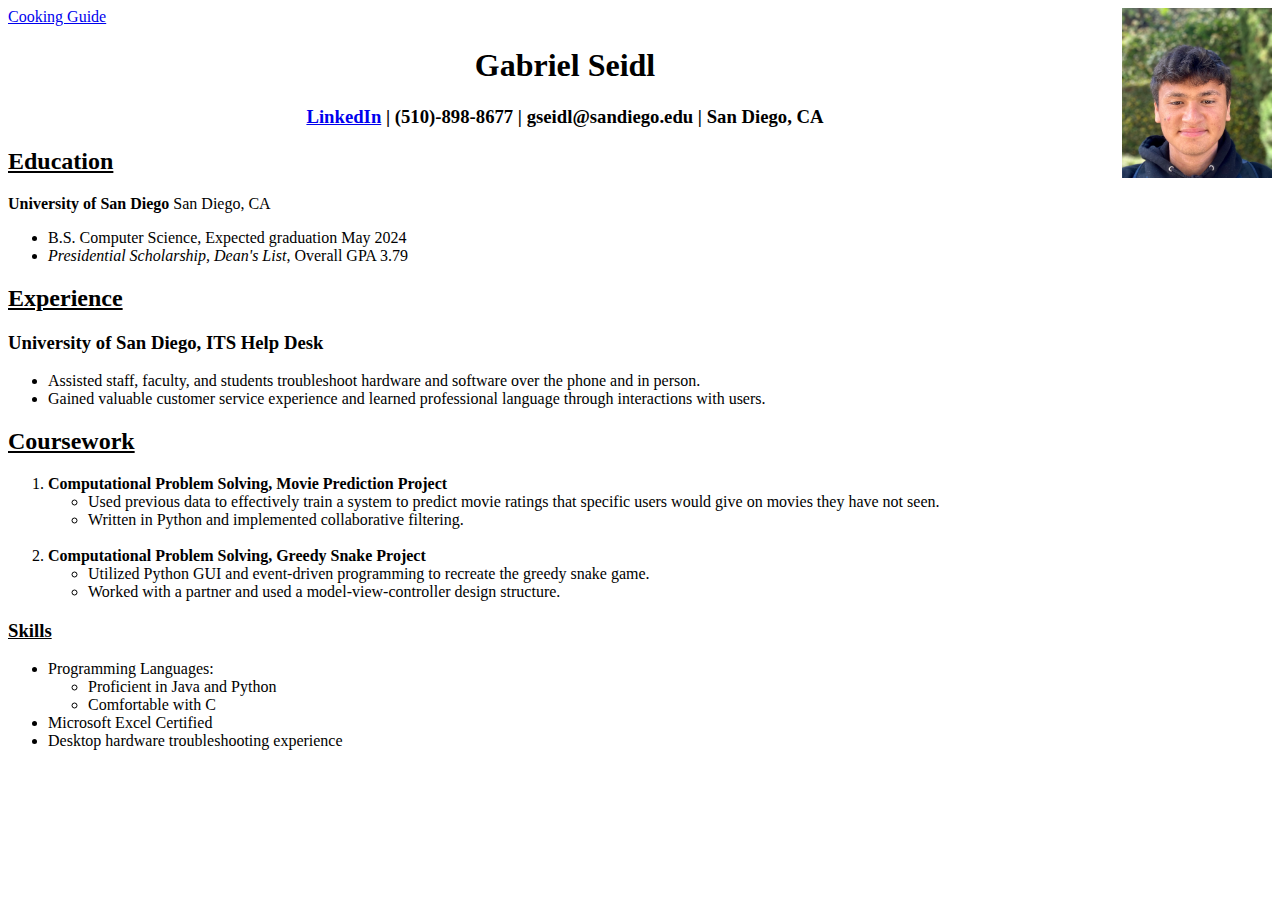
<file: index.html>
<!DOCTYPE HTML>
<html lang="en">
    <head>
        <meta charset="UTF-8">
        <title>My Resume</title>
    </head>
    <body>
    <a href = "intro.html">Cooking Guide</a>
    <img src = "IMG_2400.jpg" height="170" width="150" style="float: right;">
    <h1 style = "text-align: center;">Gabriel Seidl</h1>
    <h3 style = "text-align: center;"><a href = "https://www.linkedin.com/in/gabe-seidl-530b4a236/">LinkedIn</a> | (510)-898-8677 | gseidl@sandiego.edu | San Diego, CA</h3>
    <h2 style = "text-decoration: underline;"><strong>Education</strong></h2>
    <p><strong>University of San Diego</strong> San Diego, CA</p>
    <ul>
        <li>B.S. Computer Science, Expected graduation May 2024</li>
        <li><em>Presidential Scholarship, Dean's List</em>, Overall GPA 3.79</li>
    </ul>
    <h2 style = "text-decoration: underline;"><strong>Experience</strong></h2>
    <h3>University of San Diego, ITS Help Desk</h3>
    <ul>
        <li>Assisted staff, faculty, and students troubleshoot hardware and software over the phone and in person.</li>
        <li>Gained valuable customer service experience and learned professional language through interactions with users.</li> 
    </ul>
    <h2 style = "text-decoration: underline;"><strong>Coursework</strong></h2>
    <ol>
        <li>
            <strong>Computational Problem Solving, Movie Prediction Project</strong>
            <ul>
                <li>Used previous data to effectively train a system to predict movie ratings that specific users
                    would give on movies they have not seen.</li>
                <li>Written in Python and implemented collaborative filtering.</li>
            </ul>
        </li><br>
        <li>
            <strong>Computational Problem Solving, Greedy Snake Project</strong>
            <ul>
                <li>Utilized Python GUI and event-driven programming to recreate the greedy snake game.</li>
                <li>Worked with a partner and used a model-view-controller design structure.</li>
            </ul>
        </li>
    </ol>
    <h3 style = "text-decoration: underline;"><strong>Skills</strong></h3>
    <ul>
        <li>Programming Languages:
            <ul>
                <li>Proficient in Java and Python</li>
                <li>Comfortable with C</li>
            </ul>
        </li>
        <li>Microsoft Excel Certified</li>
        <li>Desktop hardware troubleshooting experience</li>
    </ul>
    </body>
</html>
</file>
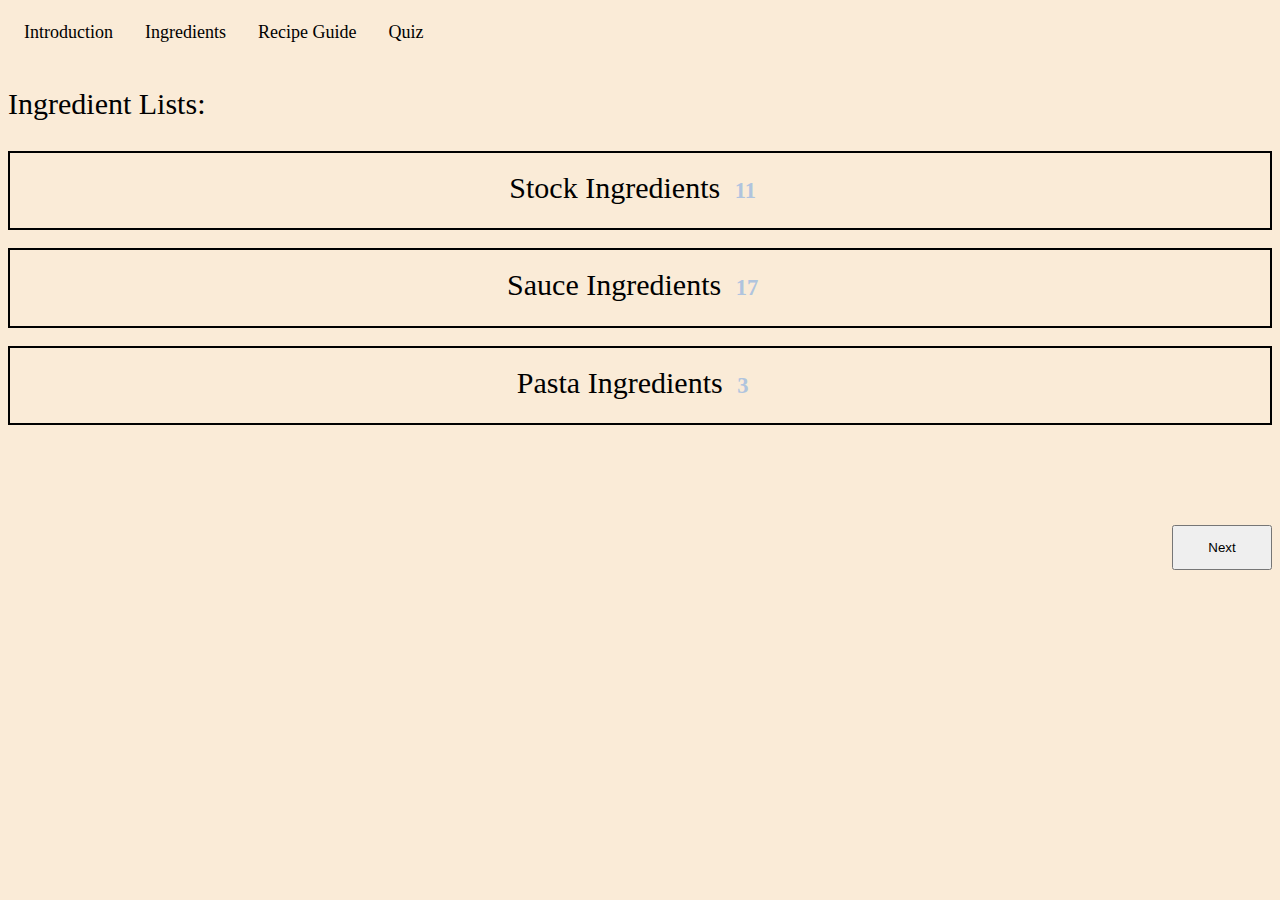
<file: ingredients.html>
<!DOCTYPE HTML>
<html len = "eng">
    <head>
        <meta charset="UTF-8">
        <link rel="stylesheet" href="steeze.css">
        <title>Bolognese Cooking Guide</title>
    </head>
    <body style = "background-color: antiquewhite;">
        <ul class = "navBar">
            <li><a href="intro.html">Introduction</a></li>
            <li><a href="ingredients.html">Ingredients</a></li>
            <li class="dropdown">
              <a href="javascript:void(0)" class="dropbtn">Recipe Guide</a>
              <div class="dropdown-content">
                <a href="stock.html">Stock Recipe</a>
                <a href="sauce.html">Sauce Recipe</a>
                <a href="pasta.html">Pasta Recipe</a>
              </div>
            </li>
            <li><a href = "quiz.html">Quiz</a></li>
          </ul>

          <p style = "font-size: 30px; font-family: Georgia, 'Times New Roman', Times, serif;">Ingredient Lists:</p>

          <!--Each button is a collapsable element.  Contains badge element aswell.-->
          <button type="button" class="collapsible" style = "font-size: 30px; font-family: Georgia, 'Times New Roman', Times, serif; 
          text-align: center;">Stock Ingredients<span class = "badge">11</span></button>
          <div class="content">
            <ul class = "drop">
                <li>3lb chicken wings</li><br>
                <li>2 celery stalks, chopped</li><br>
                <li>2 carrots, chopped</li><br>
                <li>1 onion, halved</li><br>
                <li>1 head garlic, halved</li><br>
                <li>2 turnips, halved</li><br>
                <li>Halved ginger</li><br>
                <li>Parsnips</li><br>
                <li>Fennel fronds</li><br>
                <li>Black peppercorns</li><br>
                <li>Water</li>
            </ul>
          </div>
          <br></br>
          <button type="button" class="collapsible" style = "font-size: 30px; font-family: Georgia, 'Times New Roman', Times, serif; 
          text-align: center;">Sauce Ingredients<span class = "badge">17</span></button>
          <div class="content">
            <ul class = "drop">
                <li>1 large onion, minced</li><br>
                <li>2 medium carrots, peeled and finely chopped</li><br>
                <li>3 ribs celery, finely chopped</li><br>
                <li>1 lb ground beef</li><br>
                <li>1 lb ground pork</li><br>
                <li>1 lb ground lamb, optional</li>
                <li>Olive oil</li><br>
                <li>0.5 pound pancetta</li><br>
                <li>0.25 cup tomato paste</li><br>
                <li>1 cup dry white wine</li><br>
                <li>32 oz chicken stock</li><br>
                <li>1 cup whole milk</li><br>
                <li>Bay leaves</li><br>
                <li>Grated nutmeg</li><br>
                <li>Salt</li><br>
                <li>Ground black pepper</li><br>
                <li>0.5 cup heavy cream</li><br>
                <li>Pasta (if store bought)</li>
            </ul>
          </div>
          <br></br>
          <button type="button" class="collapsible" style = "font-size: 30px; font-family: Georgia, 'Times New Roman', Times, serif; 
          text-align: center;">Pasta Ingredients<span class = "badge">3</span></button>
          <div class="content">
            <ul class = "drop">
                <li>2 cups all purpose flour</li><br>
                <li>4 eggs</li><br>
                <li>kosher salt</li>
            </ul>
          </div>
          
          <!--Script that opens and closes each collapsable-->
          <script>
          var coll = document.getElementsByClassName("collapsible");
          var i;
          
          for (i = 0; i < coll.length; i++) {
            coll[i].addEventListener("click", function() {
              this.classList.toggle("active");
              var content = this.nextElementSibling;
              if (content.style.display === "block") {
                content.style.display = "none";
              } else {
                content.style.display = "block";
              }
            });
          }
          </script>
          <button onclick = "window.location.href = 'https:\/\/gseidl03.github.io/stock.html'" 
          type = "button" class = "myButtons">Next</button>
    </body>
</html>
</file>
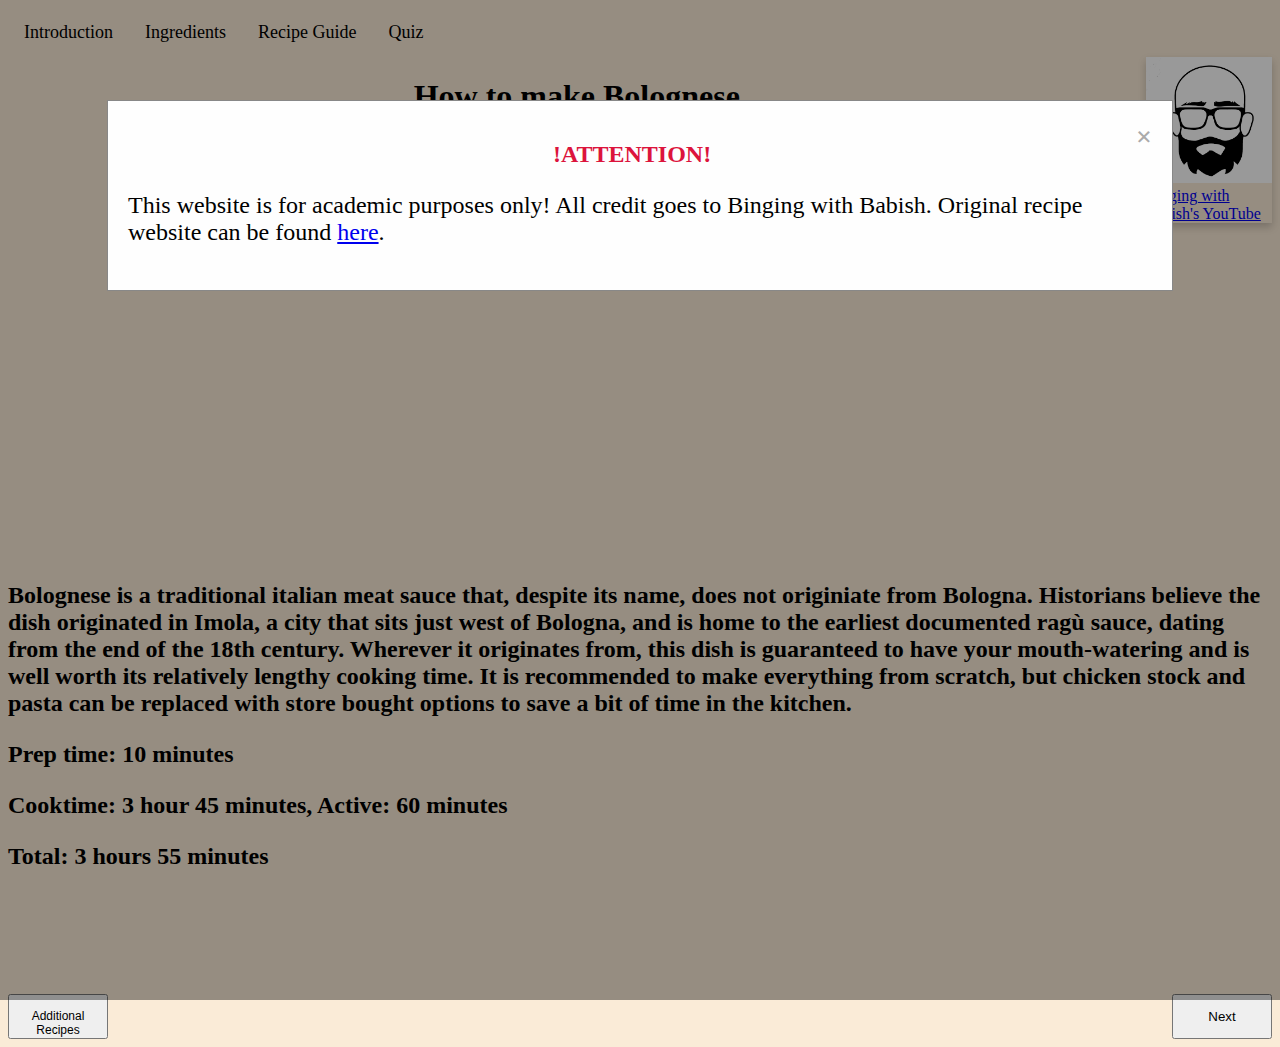
<file: intro.html>
<!--Bootstrap elements copied from https://www.w3schools.com/ and https://getbootstrap.com/-->
<!DOCTYPE HTML>
<html len = "eng">
  <head>
    <meta charset="UTF-8">
    <link rel="stylesheet" href="steeze.css">
    <script>
    // Get the modal
      var modal = document.getElementById("myModal");
    // Get the <span> element that closes the modal
      var span = document.getElementsByClassName("close")[0];
    // When the user opens page, open the modal 
      window.onload = function() {
        modal.style.display = "block";
      }
    // When the user clicks on <span> (x), close the modal
      span.onclick = function() {
        modal.style.display = "none";
      }
    // When the user clicks anywhere outside of the modal, close it
      window.onclick = function(event) {
        if (event.target == modal) {
          modal.style.display = "none";
        }
      }

    </script>
    <script src="bootstrap-5.0.2-dist/js/bootstrap.bundle.min.js"></script> 
    <title>Bolognese Cooking Guide</title>
  </head>
  <body style = "background-color: antiquewhite;">
    <!-- The Modal -->
    <div id="myModal" class="modal fade in">
      <!-- Modal content -->
      <div id = "mymodal" class="modal-content">
        <span class="close">&times;</span>
        <h2 style = "color: crimson; text-align: center;">!ATTENTION!</h2>
        <p style = "font-size: 18pt">This website is for academic purposes only! All credit goes to Binging with Babish. 
          Original recipe website can be found <a href = "https://basicswithbabish.co/basicsepisodes/bolognese">here</a>.</p>
      </div>
    </div>

    <script>
      // Get the modal
        var modal = document.getElementById("myModal");
      // Get the <span> element that closes the modal
        var span = document.getElementsByClassName("close")[0];
      // When the user opens page, open the modal 
        window.onload = function() {
          modal.style.display = "block";
        }
      // When the user clicks on <span> (x), close the modal
        span.onclick = function() {
          modal.style.display = "none";
        }
      // When the user clicks anywhere outside of the modal, close it
        window.onclick = function(event) {
          if (event.target == modal) {
            modal.style.display = "none";
          }
        }
      </script>
      
    <!--Navbar created using list elements and CSS-->
      <ul class = "navBar">
      <li><a href="intro.html">Introduction</a></li>
      <li><a href="ingredients.html">Ingredients</a></li>
      <li class="dropdown">
        <a href="javascript:void(0)" class="dropbtn">Recipe Guide</a>
        <div class="dropdown-content">
          <a href="stock.html">Stock Recipe</a>
          <a href="sauce.html">Sauce Recipe</a>
          <a href="pasta.html">Pasta Recipe</a>
        </div>
      </li>
      <li><a href = "quiz.html">Quiz</a></li>
    </ul>

    <!--Container for card element-->
    <div class="card">
      <img src="img_avatar.png" alt="Avatar" style="width:100%">
      <div class="container">
        <a href = "https://www.youtube.com/@babishculinaryuniverse">Binging with Babish's YouTube</a> 
      </div>
    </div>


    <h1 style = "text-align: center;">How to make Bolognese</h1>
    <p style = "font-size: 10px; font-style: italic; text-align: center;">*This project is purely for educational purposes, all credit goes to Binging with Babish*</p>
    <iframe class = "center" width="560" height="400" src="https://www.youtube.com/embed/vTEi5FFxMuE" 
    title="YouTube video player" frameborder="0" allow="accelerometer; autoplay; clipboard-write; encrypted-media; gyroscope; 
    picture-in-picture; web-share" allowfullscreen></iframe>
    <h3>Bolognese is a traditional italian meat sauce that, despite its name, does not originiate from Bologna.
      Historians believe the dish originated in Imola, a city that sits just west of Bologna, and is home to the earliest documented ragù sauce, 
      dating from the end of the 18th century. Wherever it originates from, this dish is guaranteed to have your mouth-watering and is well
      worth its relatively lengthy cooking time.  It is recommended to make everything from scratch, but chicken stock and pasta can be replaced
      with store bought options to save a bit of time in the kitchen.</h3>
    <h3>Prep time: 10 minutes</h3>
    <h3>Cooktime: 3 hour 45 minutes, Active: 60 minutes</h3>
    <h3>Total: 3 hours 55 minutes</h3>

    <!--Container for offcanvas element-->
    <div class="offcanvas offcanvas-bottom" id="demo">
      <div class="offcanvas-header">
        <h1 class="offcanvas-title">Other Recipes:</h1>
        <button type="button" class="btn-close" data-bs-dismiss="offcanvas">x</button>
      </div>
      <div class="offcanvas-body">
        <ul>
          <li><a href = "https://www.thespruceeats.com/simple-baked-pasta-with-bolognese-sauce-4114600">Baked Pasta</a></li>
          <li><a href = "https://biteswithbri.com/bolognese-sandwich/">Bolognese Sandwhich</a></li>
        </ul>   
      </div>
    </div>

    <!--Button to toggle offcanvas-->
    <button type="button" data-bs-toggle="offcanvas" data-bs-target="#demo" 
    style = "width: 100px; height: 45px; float: left; position: relative; top: 100px;">
      <p style = "font-size: 9pt; padding-bottom: 10px;" >Additional Recipes</p>
    </button>
    
    <!--Next page button-->
    <button onclick = "window.location.href = 'https:\/\/gseidl03.github.io/ingredients.html'" 
      type = "button" class = "myButtons">Next</button>
  </body>
</html>
</file>
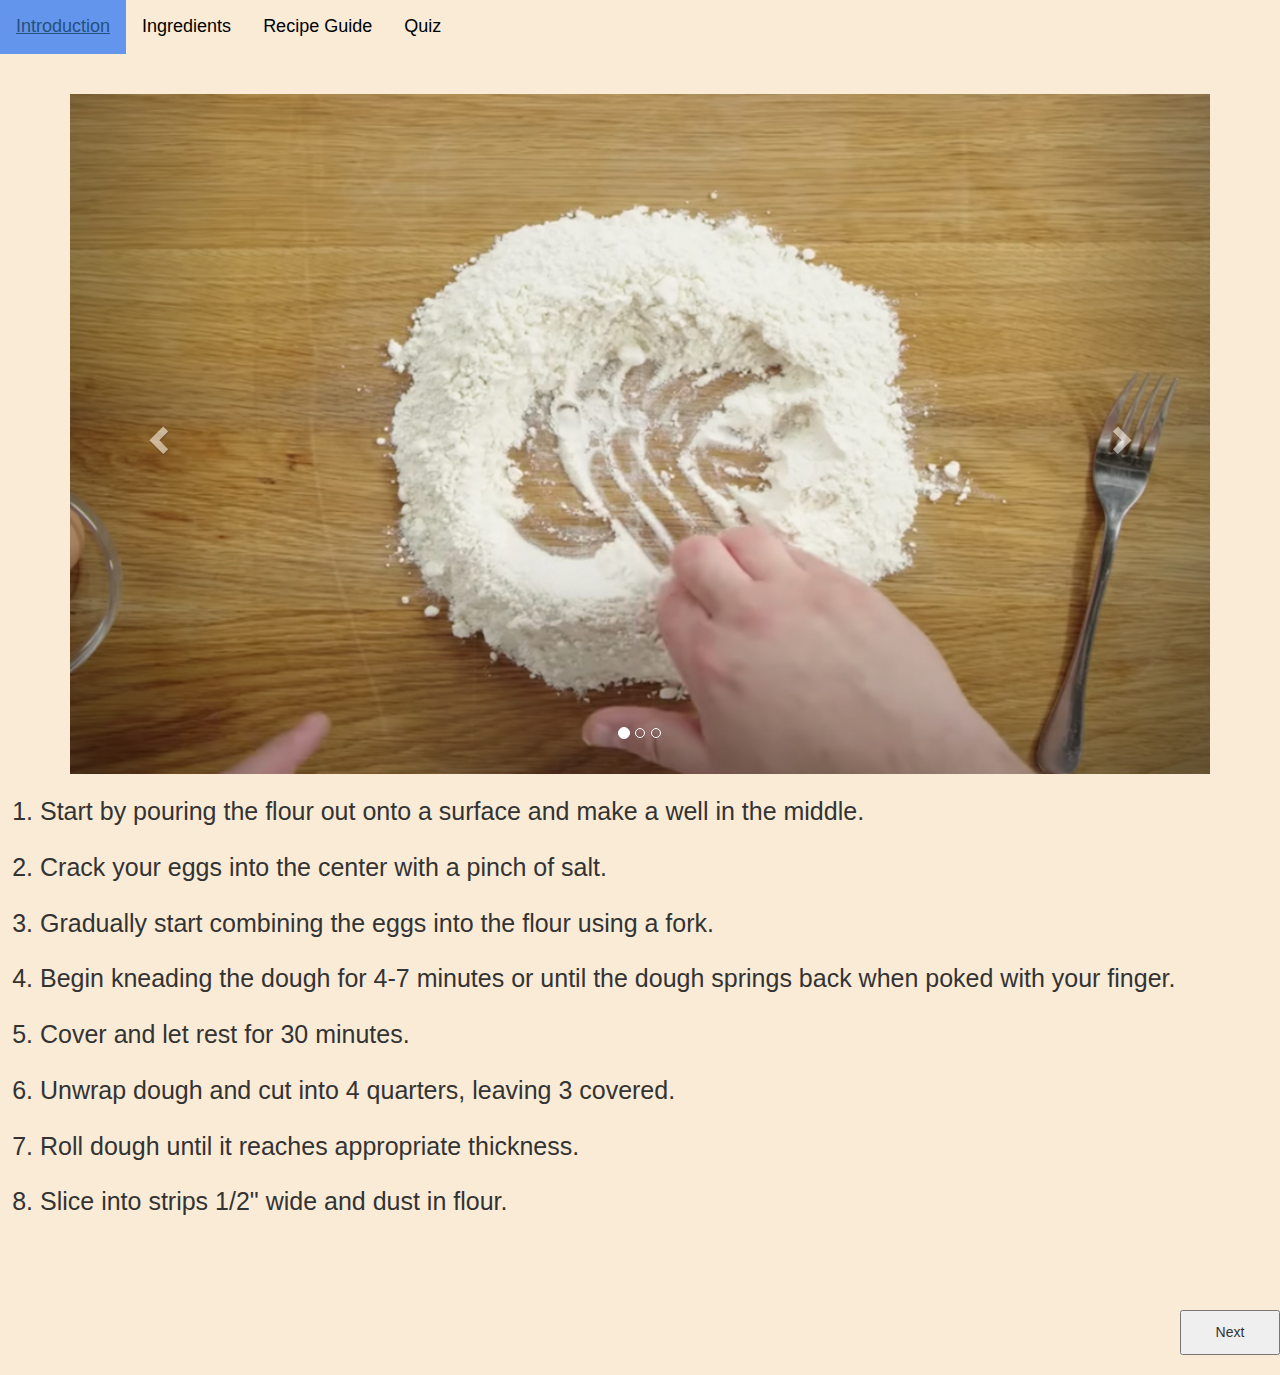
<file: pasta.html>
<!DOCTYPE HTML>
<html len = "eng">
    <head>
        <meta charset="UTF-8">
        <link rel="stylesheet" href="steeze.css">
        <link rel="stylesheet" href="https://maxcdn.bootstrapcdn.com/bootstrap/3.4.1/css/bootstrap.min.css">
        <script src="https://ajax.googleapis.com/ajax/libs/jquery/3.6.4/jquery.min.js"></script>
        <script src="https://maxcdn.bootstrapcdn.com/bootstrap/3.4.1/js/bootstrap.min.js"></script>
        <title>Bolognese Cooking Guide</title>
    </head>
    <body style = "background-color: antiquewhite;">
        <ul class = "navBar">
            <li><a href="intro.html">Introduction</a></li>
            <li><a href="ingredients.html">Ingredients</a></li>
            <li class="dropdown">
              <a href="javascript:void(0)" class="dropbtn">Recipe Guide</a>
              <div class="dropdown-content">
                <a href="stock.html">Stock Recipe</a>
                <a href="sauce.html">Sauce Recipe</a>
                <a href="pasta.html">Pasta Recipe</a>
              </div>
            </li>
            <li><a href = "quiz.html">Quiz</a></li>
          </ul>
          <br></br>

          <script>window.onload = function() {
            alert("You're almost finished! Last step is the pasta!");
          }
          </script>

          <!--Code to create carousel element-->
          <div class="container"> 
            <div id="myCarousel" class="carousel slide" data-ride="carousel">
              <!-- Indicators -->
              <ol class="carousel-indicators">
                <li data-target="#myCarousel" data-slide-to="0" class="active"></li>
                <li data-target="#myCarousel" data-slide-to="1"></li>
                <li data-target="#myCarousel" data-slide-to="2"></li>
              </ol>
          
              <!-- Wrapper for slides -->
              <div class="carousel-inner">
                <div class="item active">
                  <img src = "volcano.png" alt="Make a flour well" style="width:100%;">
                </div>
          
                <div class="item">
                  <img src="egg.png" alt="Crack eggs into well" style="width:100%;">
                </div>
              
                <div class="item">
                  <img src="mixing.png" alt="Mix yolks into flour" style="width:100%;">
                </div>
              </div>
          
              <!-- Left and right controls -->
              <a class="left carousel-control" href="#myCarousel" data-slide="prev">
                <span class="glyphicon glyphicon-chevron-left"></span>
                <span class="sr-only">Previous</span>
              </a>
              <a class="right carousel-control" href="#myCarousel" data-slide="next">
                <span class="glyphicon glyphicon-chevron-right"></span>
                <span class="sr-only">Next</span>
              </a>
            </div>
          </div><br>
          
        
        <ol class = "steps">
            <li>Start by pouring the flour out onto a surface and make a well in the middle.</li><br>
            <li>Crack your eggs into the center with a pinch of salt.</li><br>
            <li>Gradually start combining the eggs into the flour using a fork.</li><br>
            <li>Begin kneading the dough for 4-7 minutes or until the dough springs back when poked with your finger.</li><br>
            <li>Cover and let rest for 30 minutes.</li><br>
            <li>Unwrap dough and cut into 4 quarters, leaving 3 covered.</li><br>
            <li>Roll dough until it reaches appropriate thickness.</li><br>
            <li>Slice into strips 1/2" wide and dust in flour.</li>
        </ol>

        <button onclick = "window.location.href = 'https:\/\/gseidl03.github.io/quiz.html'" 
        type = "button" class = "myButtons" style = "position: relative; bottom: 20px;">Next</button>
    </body>
</html>
</file>
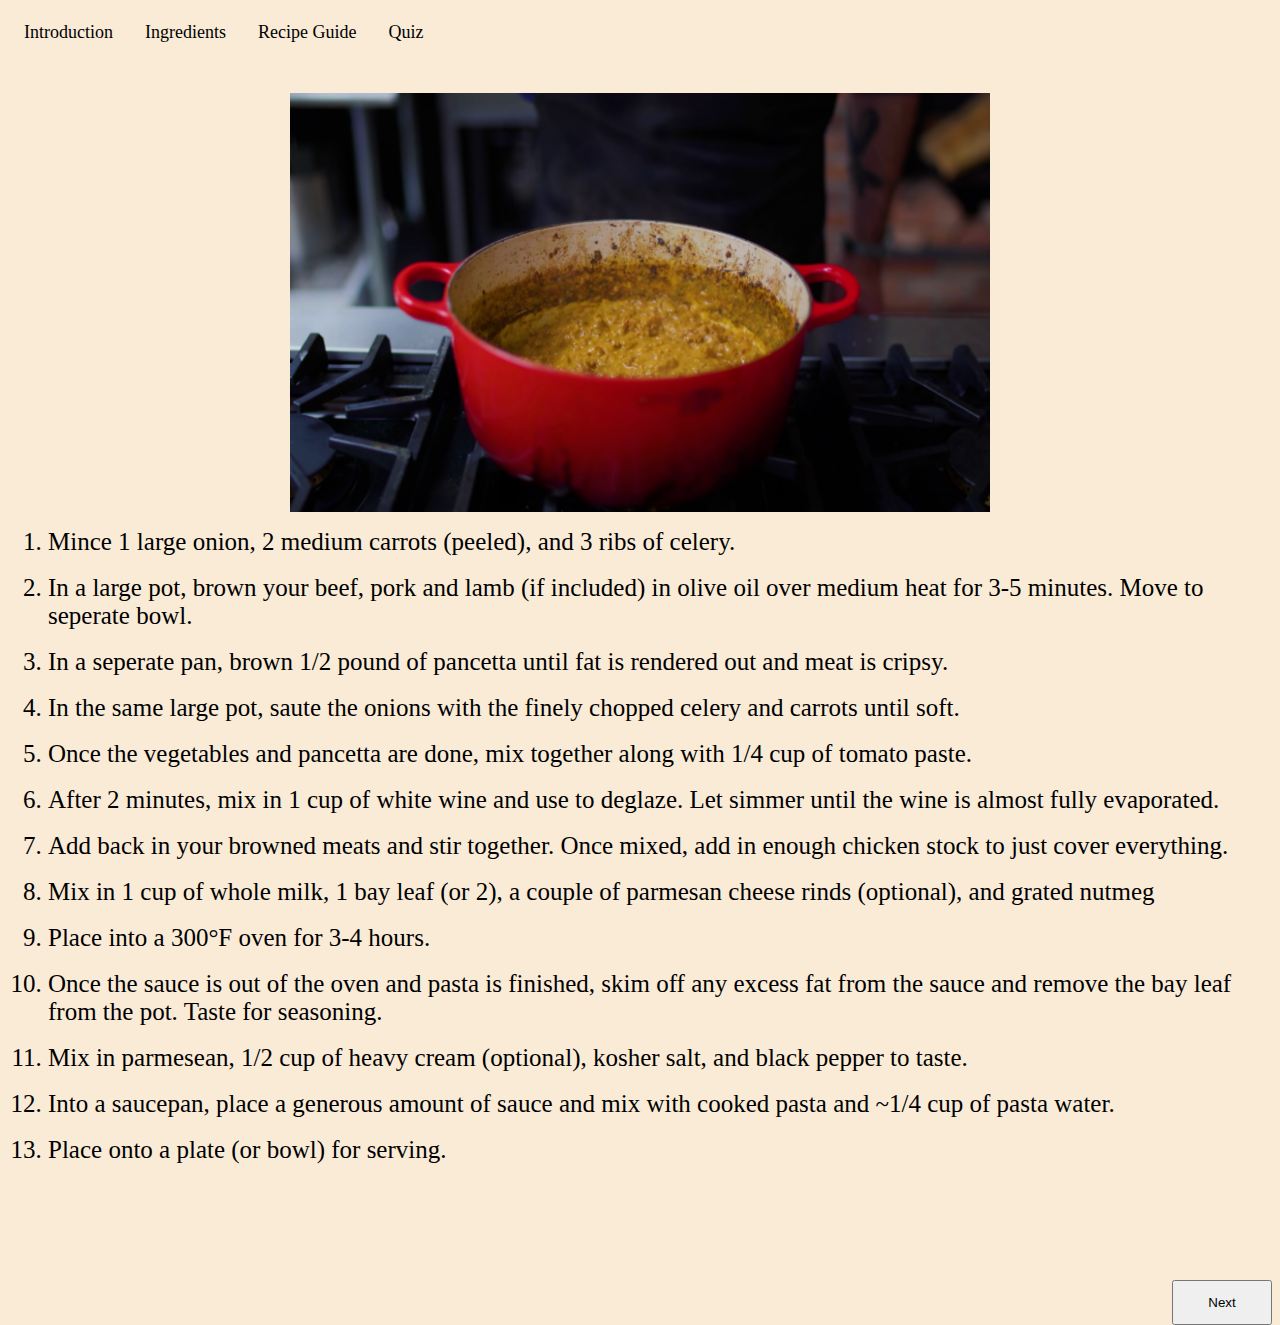
<file: sauce.html>
<!DOCTYPE HTML>
<html len = "eng">
    <head>
        <meta charset="UTF-8">
        <link rel="stylesheet" href="steeze.css">
        <title>Bolognese Cooking Guide</title>
    </head>
    <body style = "background-color: antiquewhite;">
        <ul class = "navBar">
            <li><a href="intro.html">Introduction</a></li>
            <li><a href="ingredients.html">Ingredients</a></li>
            <li class="dropdown">
              <a href="javascript:void(0)" class="dropbtn">Recipe Guide</a>
              <div class="dropdown-content">
                <a href="stock.html">Stock Recipe</a>
                <a href="sauce.html">Sauce Recipe</a>
                <a href="pasta.html">Pasta Recipe</a>
              </div>
            </li>
            <li><a href = "quiz.html">Quiz</a></li>
          </ul>
          <br></br>

        <img src = "sauce.png" class = "center" style = "width: 700px; height: 419px;"></a>
        
        <ol class = "steps">
            <li>Mince 1 large onion, 2 medium carrots (peeled), and 3 ribs of celery.</li><br>
            <li>In a large pot, brown your beef, pork and lamb (if included) in olive oil over medium heat for 3-5 minutes.
                Move to seperate bowl.</li><br>
            <li>In a seperate pan, brown 1/2 pound of pancetta until fat is rendered out and meat is cripsy.</li><br>
            <li>In the same large pot, saute the onions with the finely chopped celery and carrots until soft.</li><br>
            <li>Once the vegetables and pancetta are done, mix together along with 1/4 cup of tomato paste.</li><br>
            <li>After 2 minutes, mix in 1 cup of white wine and use to deglaze. Let simmer until the wine is almost fully evaporated.</li><br>
            <li>Add back in your browned meats and stir together. Once mixed, add in enough chicken stock to just cover everything.</li><br>
            <li>Mix in 1 cup of whole milk, 1 bay leaf (or 2), a couple of parmesan cheese rinds (optional), and grated nutmeg</li><br>
            <li>Place into a 300°F oven for 3-4 hours.</li><br>
            <li>Once the sauce is out of the oven and pasta is finished, skim off any excess fat from the sauce and remove the bay 
                leaf from the pot. Taste for seasoning.</li><br>
            <li>Mix in parmesean, 1/2 cup of heavy cream (optional), kosher salt, and black pepper to taste.</li><br>
            <li>Into a saucepan, place a generous amount of sauce and mix with cooked pasta and ~1/4 cup of pasta water.</li><br>
            <li>Place onto a plate (or bowl) for serving.</li>
        </ol>

        <button onclick = "window.location.href = 'https:\/\/gseidl03.github.io/pasta.html'" 
        type = "button" class = "myButtons">Next</button>
    </body>
</html>
</file>
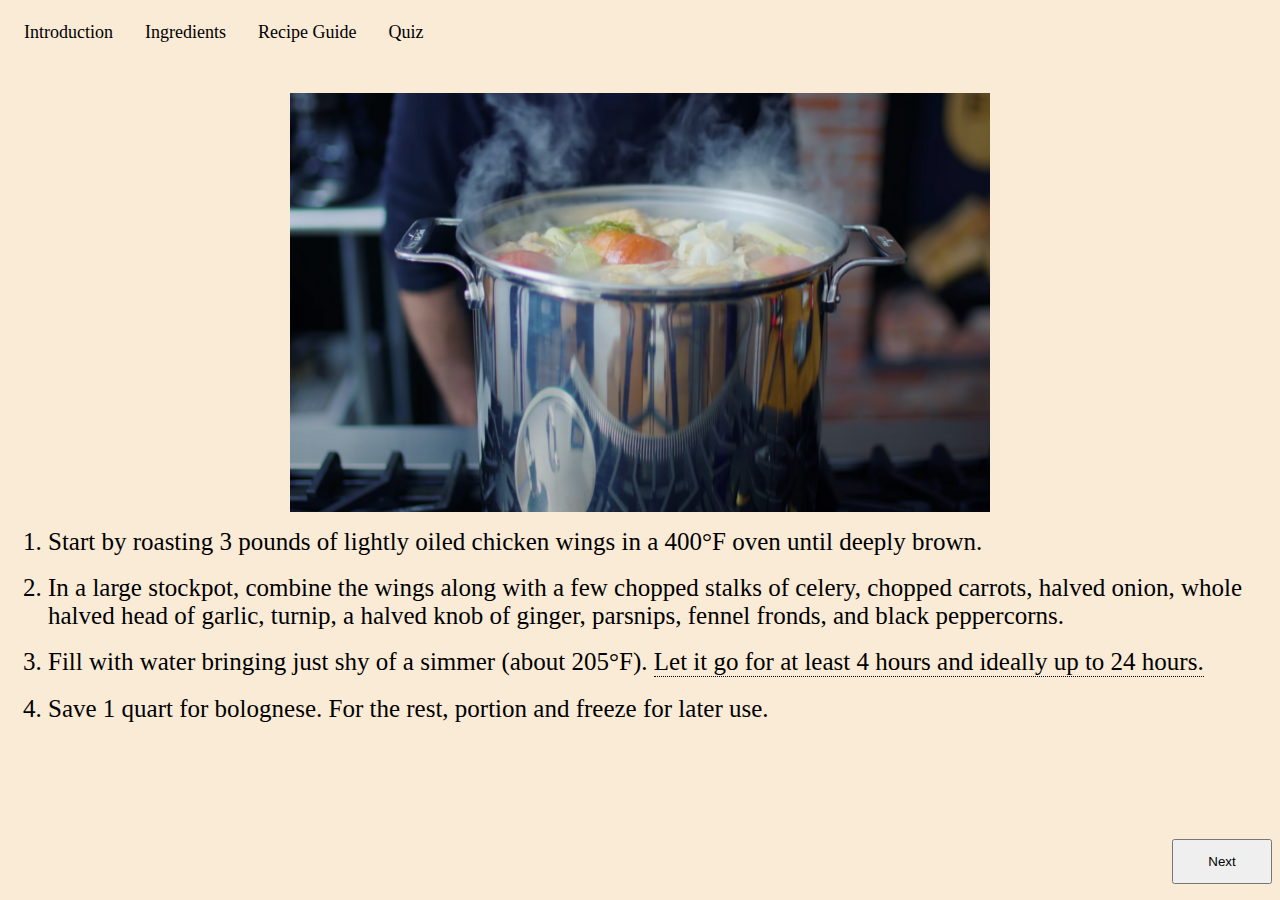
<file: stock.html>
<!DOCTYPE HTML>
<html len = "eng">
    <head>
        <meta charset="UTF-8">
        <link rel="stylesheet" href="steeze.css">
        <title>Bolognese Cooking Guide</title>
    </head>
    <body style = "background-color: antiquewhite;">
        <ul class = "navBar">
            <li><a href="intro.html">Introduction</a></li>
            <li><a href="ingredients.html">Ingredients</a></li>
            <li class="dropdown">
              <a href="javascript:void(0)" class="dropbtn">Recipe Guide</a>
              <div class="dropdown-content">
                <a href="stock.html">Stock Recipe</a>
                <a href="sauce.html">Sauce Recipe</a>
                <a href="pasta.html">Pasta Recipe</a>
              </div>
            </li>
            <li><a href = "quiz.html">Quiz</a></li>
          </ul>
          <br></br>

        <img src = "stock.png" class = "center" style = "width: 700px; height: 419px;"></a>
        
        <ol class = "steps">
            <li>Start by roasting 3 pounds of lightly oiled chicken wings in a 400°F oven until deeply brown.</li><br>
            <li>In a large stockpot, combine the wings along with a few chopped stalks of celery, chopped carrots, 
                halved onion, whole halved head of garlic, turnip, a halved knob of ginger, parsnips, fennel fronds, 
                and black peppercorns.</li><br>
            <li>Fill with water bringing just shy of a simmer (about 205°F). <div class = "tooltip">Let it go for at least 4 hours and 
                ideally up to 24 hours.<span class = "tooltiptext" style = "font-size: 12pt;">4 hours is adequate if you are low on time, but a full 24 
                hours will make the stock more rich and delicious</span></div> </li><br>
            <li>Save 1 quart for bolognese. For the rest, portion and freeze for later use. </li>
        </ol>


        <button onclick = "window.location.href = 'https:\/\/gseidl03.github.io/sauce.html'" 
        type = "button" class = "myButtons">Next</button>
    </body>
</html>
</file>
<file: steeze.css>
.center {
    display: block;
    margin-left: auto;
    margin-right: auto;
    width: 50%;
}

h3 {
    font-size: 18pt;
    font-family: Georgia, 'Times New Roman', Times, serif;
}

.myButtons {
    width: 100px;
    height: 45px;
    float: right;
    margin-top: 100px;
    position: relative; 
}

.navBar {
    list-style-type: none;
    margin: 0;
    padding: 0;
    overflow: hidden;
    background-color: antiquewhite;
}

.drop li {
    font-size: 20px;
    text-align: left;
}
  
.navBar li {
    float: left;
}

.steps li {
    font-size: 25px;
    text-align: left;
}


  
li a, .dropbtn {
    display: inline-block;
    color: black;
    text-align: center;
    padding: 14px 16px;
    text-decoration: none;
    font-size: 18px;
}
  
li a:hover, .dropdown:hover .dropbtn {
    background-color: cornflowerblue;
}
  
li.dropdown {
    display: inline-block;
}
  
.dropdown-content {
    display: none;
    position: absolute;
    background-color: #f9f9f9;
    min-width: 160px;
    box-shadow: 0px 8px 16px 0px rgba(0,0,0,0.2);
    z-index: 1;
}
  
.dropdown-content a {
    color: black;
    padding: 12px 16px;
    text-decoration: none;
    display: block;
    text-align: left;
}
  
.dropdown-content a:hover {background-color: #f1f1f1;}
  
.dropdown:hover .dropdown-content {
    display: block;
}

.collapsible {
    background-color: antiquewhite;
    color: black;
    cursor: pointer;
    padding: 18px;
    width: 100%;
    border: black 2px;
    border-style: solid;
    text-align: left;
    outline: none;
    font-size: 15px;
}
  
.active, .collapsible:hover {
    background-color: cornflowerblue;
}

.content {
    padding: 0 18px;
    display: none;
    overflow: hidden;
    background-color: #f1f1f1;
}

  /* The Modal (background) */
.modal {
    display: block; /* Hidden by default */
    position: fixed; /* Stay in place */
    z-index: 1; /* Sit on top */
    padding-top: 100px; /* Location of the box */
    left: 0;
    top: 0;
    width: 100%; /* Full width */
    height: 100%; /* Full height */
    overflow: auto; /* Enable scroll if needed */
    background-color: rgb(0,0,0); /* Fallback color */
    background-color: rgba(0,0,0,0.4); /* Black w/ opacity */
  }
  
/* Modal Content */
.modal-content {
background-color: #fefefe;
margin: auto;
padding: 20px;
border: 1px solid #888;
width: 80%;
}

/* The Close Button */
.close {
color: #aaaaaa;
float: right;
font-size: 28px;
font-weight: bold;
}

.close:hover,
.close:focus {
color: #000;
text-decoration: none;
cursor: pointer;
}

/* Tooltip container */
.tooltip {
    position: relative;
    display: inline-block;
    border-bottom: 1px dotted black; /* If you want dots under the hoverable text */
}
  
  /* Tooltip text */
  .tooltip .tooltiptext {
    visibility: hidden;
    width: 120px;
    background-color: black;
    color: #fff;
    text-align: center;
    padding: 5px 0;
    border-radius: 6px;
   
    /* Position the tooltip text - see examples below! */
    position: absolute;
    z-index: 1;
}
  
  /* Show the tooltip text when you mouse over the tooltip container */
  .tooltip:hover .tooltiptext {
    visibility: visible;
}

.sidenav {
    height: 100%;
    width: 0;
    position: fixed;
    z-index: 1;
    top: 0;
    left: 0;
    background-color: #111;
    overflow-x: hidden;
    transition: 0.5s;
    padding-top: 60px;
}
  
.sidenav a {
padding: 8px 8px 8px 32px;
text-decoration: none;
font-size: 25px;
color: #818181;
display: block;
transition: 0.3s;
}

.sidenav a:hover {
color: #f1f1f1;
}

.sidenav .closebtn {
position: absolute;
top: 0;
right: 25px;
font-size: 36px;
margin-left: 50px;
}

#main {
transition: margin-left .5s;
padding: 16px;
}

@media screen and (max-height: 450px) {
.sidenav {padding-top: 15px;}
.sidenav a {font-size: 18px;}
}

.offcanvas {
    position:fixed;
    bottom:0;
    z-index:1050;
    display:flex;
    flex-direction:column;
    max-width:100%;
    visibility:hidden;
    background-color:#fff;background-clip:padding-box;
    outline:0;
    transition:transform .3s ease-in-out;
}
@media (prefers-reduced-motion:reduce) {
    .offcanvas{transition:none}
}

.offcanvas-header {
    display:flex;
    align-items:center;
    justify-content:space-between;
    padding:1rem 1rem
}

.offcanvas-header .btn-close {
    padding:.5rem .5rem;
    margin-top:-.5rem;
    margin-right:-.5rem;
    margin-bottom:-.5rem
}

.offcanvas-title {
    margin-bottom:0;
    line-height:1.5
}

.offcanvas-body {
    flex-grow:1;
    padding:1rem 1rem;
    overflow-y:auto
}

.offcanvas-start {
    top:0;
    left:0;
    width:400px;
    border-right:1px solid rgba(0,0,0,.2);
    transform:translateX(-100%)
}

.offcanvas-end {
    top:0;
    right:0;
    width:400px;
    border-left:1px solid rgba(0,0,0,.2);
    transform:translateX(100%)
} 

.offcanvas-top {
    top:0;
    right:0;
    left:0;
    height:30vh;
    max-height:100%;
    border-bottom:1px solid rgba(0,0,0,.2);
    transform:translateY(-100%)
}

.offcanvas-bottom {
    right:0;
    left:0;
    height:30vh;
    max-height:100%;
    border-top:1px solid rgba(0,0,0,.2);
    transform:translateY(100%)
}

.offcanvas.show {
    transform:none
}

.badge {
    display:inline-block;
    padding:.35em .65em;
    font-size:.75em;
    font-weight:700;
    line-height:1;
    color: lightsteelblue;
    text-align:center;
    white-space:nowrap;
    vertical-align:baseline;
    border-radius:.25rem 
}

.badge:empty {
    display:none
}

.btn .badge {
    position:relative;
    top:-1px
}

.card {
    box-shadow: 0 4px 8px 0 rgba(0,0,0,0.2);
    transition: 0.3s;
    width: 10%;
    height: 10%;
    float: right;
}
  
.card:hover {
    box-shadow: 0 8px 16px 0 rgba(0,0,0,0.2);
}
</file>
